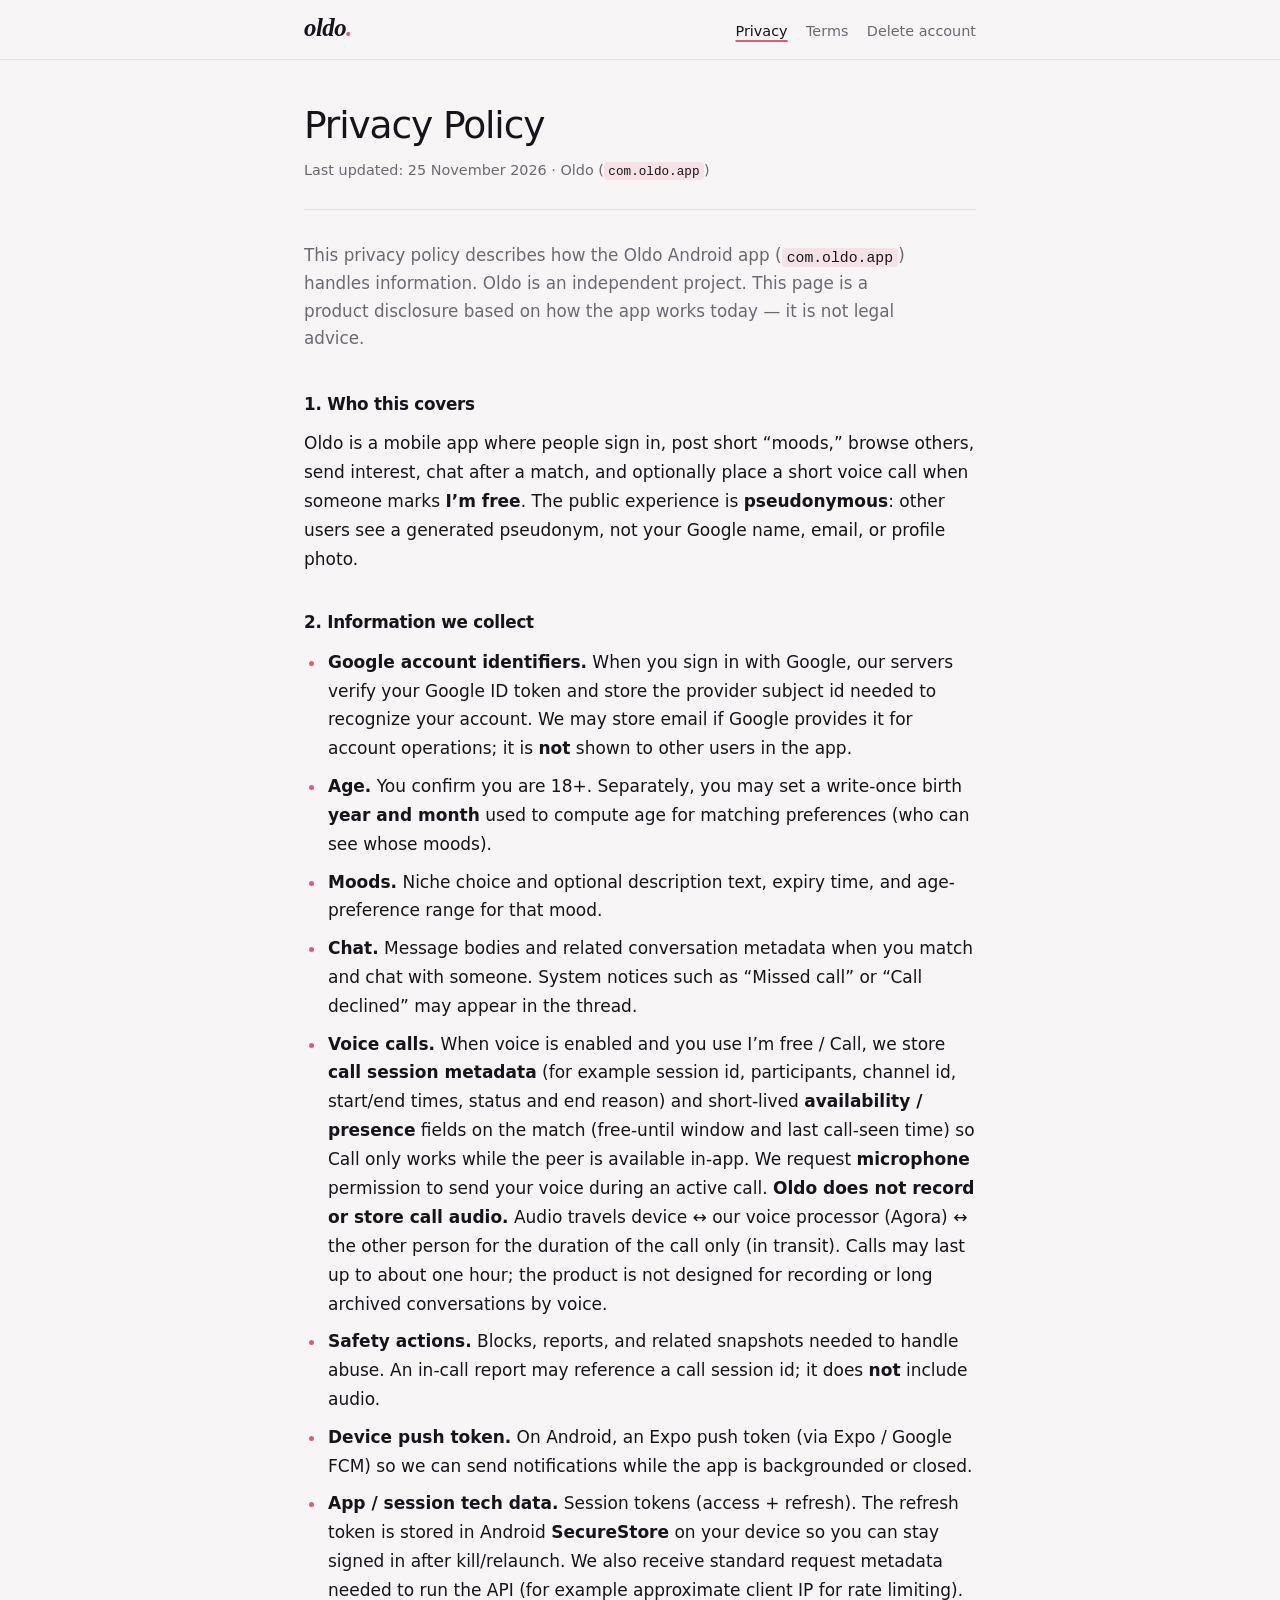
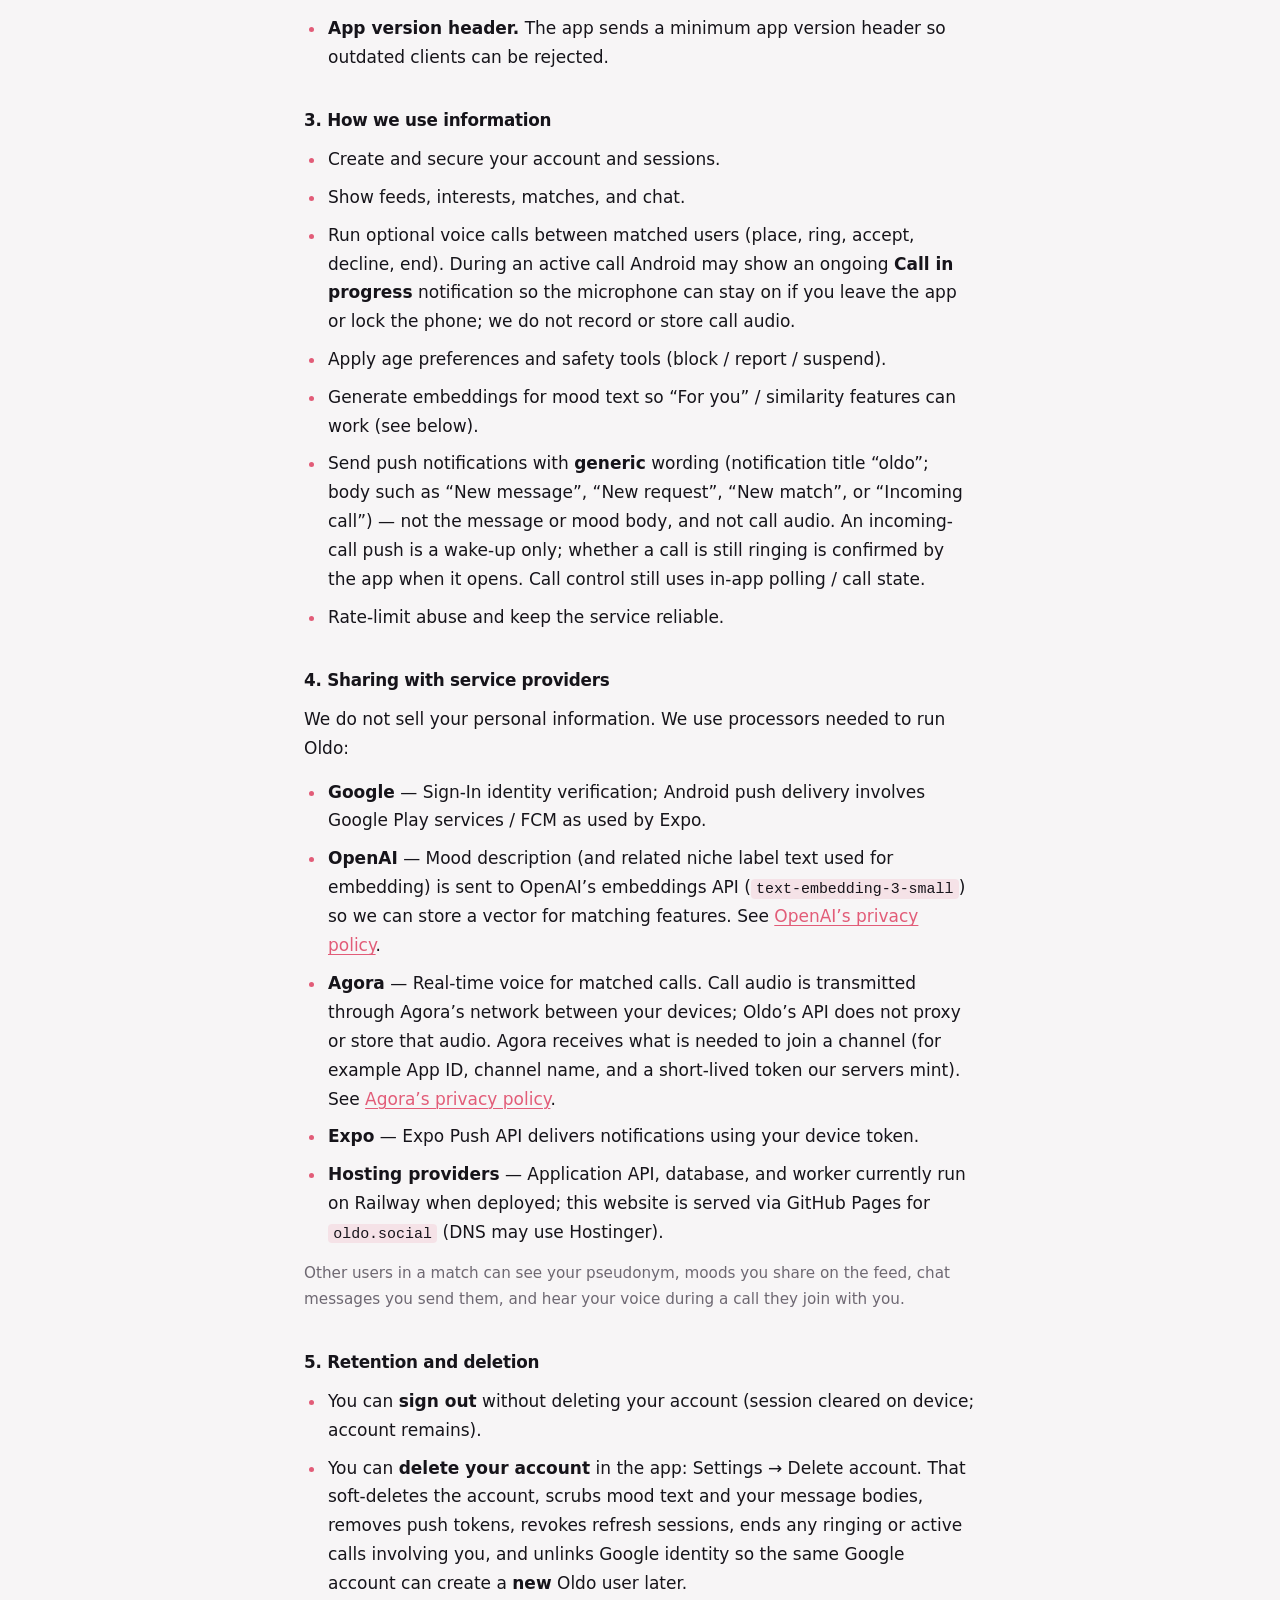
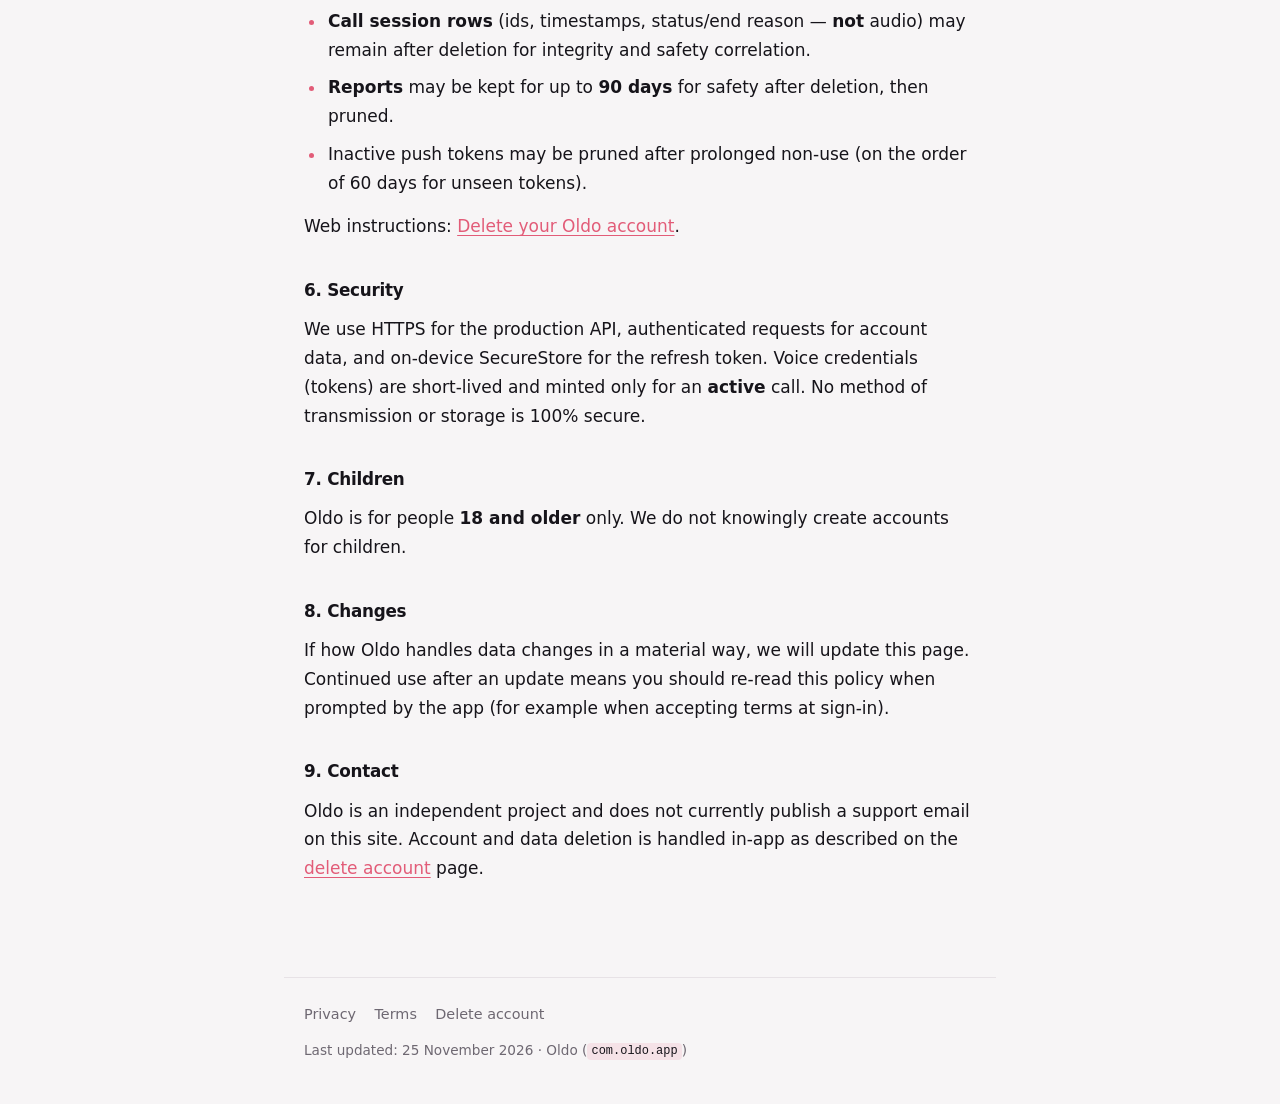
<file: index.html>
﻿<!DOCTYPE html>
<html lang="en">
  <head>
    <meta charset="utf-8" />
    <meta http-equiv="refresh" content="0; url=/privacy" />
    <link rel="canonical" href="https://oldo.social/privacy" />
    <title>Oldo</title>
  </head>
  <body>
    <p><a href="/privacy">Privacy Policy</a></p>
  </body>
</html>
</file>
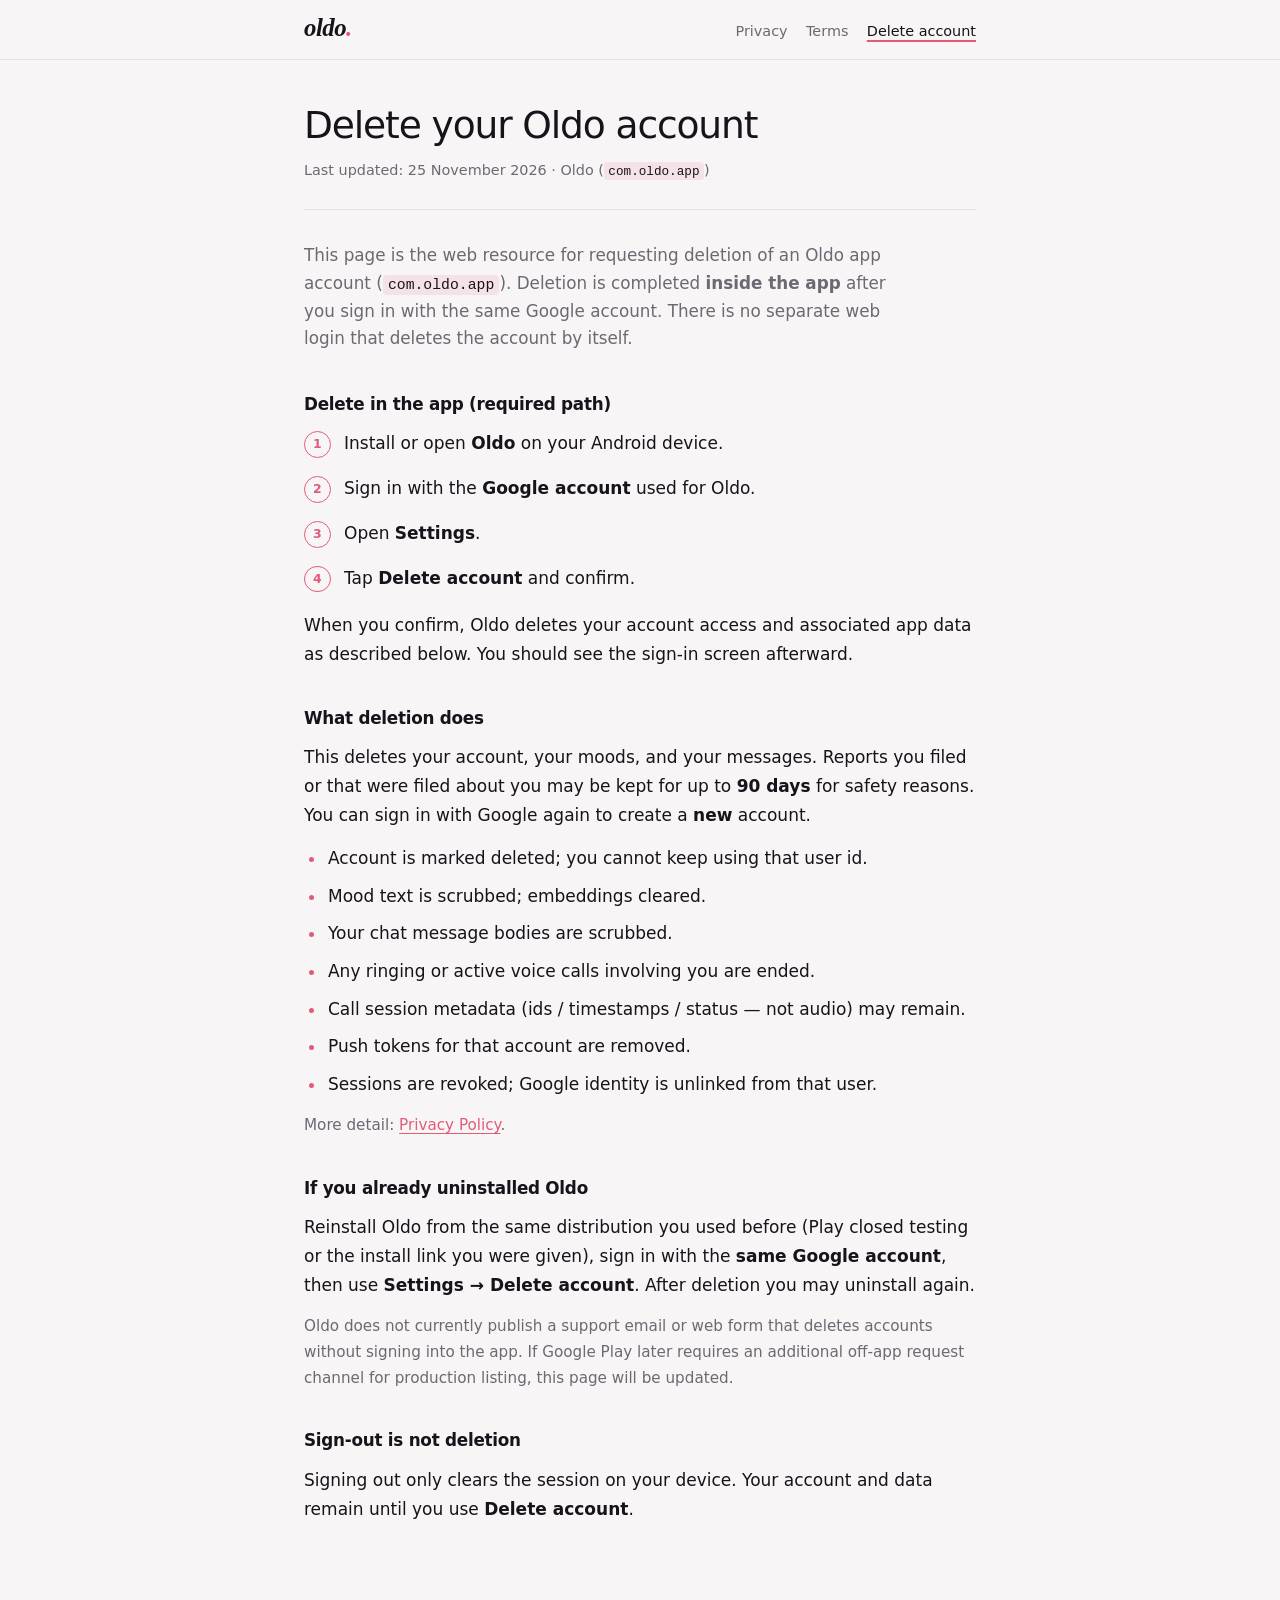
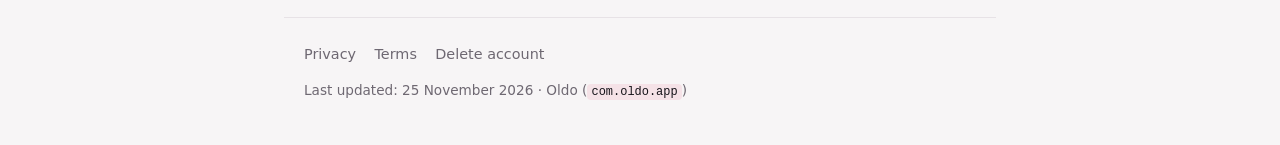
<file: delete-account/index.html>
<!DOCTYPE html>
<html lang="en">
  <head>
    <meta charset="utf-8" />
    <meta name="viewport" content="width=device-width, initial-scale=1" />
    <title>Delete your Oldo account</title>
    <link rel="stylesheet" href="../styles.css" />
  </head>
  <body>
    <header class="site-header">
      <div class="header-inner">
        <a class="brand" href="https://oldo.social/privacy">oldo<span>.</span></a>
        <nav aria-label="Legal">
          <a href="https://oldo.social/privacy">Privacy</a>
          <a href="https://oldo.social/terms">Terms</a>
          <a href="https://oldo.social/delete-account" aria-current="page">Delete account</a>
        </nav>
      </div>
    </header>
    <main class="doc">
      <header class="doc-header">
        <h1>Delete your Oldo account</h1>
        <p class="meta">Last updated: 25 November 2026 · Oldo (<code>com.oldo.app</code>)</p>
      </header>
      <p class="lead">
        This page is the web resource for requesting deletion of an Oldo app
        account (<code>com.oldo.app</code>). Deletion is completed
        <strong>inside the app</strong> after you sign in with the same Google
        account. There is no separate web login that deletes the account by
        itself.
      </p>

      <section>
        <h2>Delete in the app (required path)</h2>
        <ol class="steps">
          <li>Install or open <strong>Oldo</strong> on your Android device.</li>
          <li>Sign in with the <strong>Google account</strong> used for Oldo.</li>
          <li>Open <strong>Settings</strong>.</li>
          <li>Tap <strong>Delete account</strong> and confirm.</li>
        </ol>
        <p>
          When you confirm, Oldo deletes your account access and associated app
          data as described below. You should see the sign-in screen afterward.
        </p>
      </section>

      <section>
        <h2>What deletion does</h2>
        <p>
          This deletes your account, your moods, and your messages. Reports you
          filed or that were filed about you may be kept for up to
          <strong>90 days</strong> for safety reasons. You can sign in with
          Google again to create a <strong>new</strong> account.
        </p>
        <ul>
          <li>Account is marked deleted; you cannot keep using that user id.</li>
          <li>Mood text is scrubbed; embeddings cleared.</li>
          <li>Your chat message bodies are scrubbed.</li>
          <li>Any ringing or active voice calls involving you are ended.</li>
          <li>
            Call session metadata (ids / timestamps / status — not audio) may
            remain.
          </li>
          <li>Push tokens for that account are removed.</li>
          <li>Sessions are revoked; Google identity is unlinked from that user.</li>
        </ul>
        <p class="note">
          More detail:
          <a href="https://oldo.social/privacy">Privacy Policy</a>.
        </p>
      </section>

      <section>
        <h2>If you already uninstalled Oldo</h2>
        <p>
          Reinstall Oldo from the same distribution you used before (Play closed
          testing or the install link you were given), sign in with the
          <strong>same Google account</strong>, then use
          <strong>Settings → Delete account</strong>. After deletion you may
          uninstall again.
        </p>
        <p class="note">
          Oldo does not currently publish a support email or web form that
          deletes accounts without signing into the app. If Google Play later
          requires an additional off-app request channel for production listing,
          this page will be updated.
        </p>
      </section>

      <section>
        <h2>Sign-out is not deletion</h2>
        <p>
          Signing out only clears the session on your device. Your account and
          data remain until you use <strong>Delete account</strong>.
        </p>
      </section>
    </main>
    <footer class="site-footer">
      <nav aria-label="Legal footer">
        <a href="https://oldo.social/privacy">Privacy</a>
        <a href="https://oldo.social/terms">Terms</a>
        <a href="https://oldo.social/delete-account" aria-current="page">Delete account</a>
      </nav>
      <p class="meta">Last updated: 25 November 2026 · Oldo (<code>com.oldo.app</code>)</p>
    </footer>
  </body>
</html>
</file>
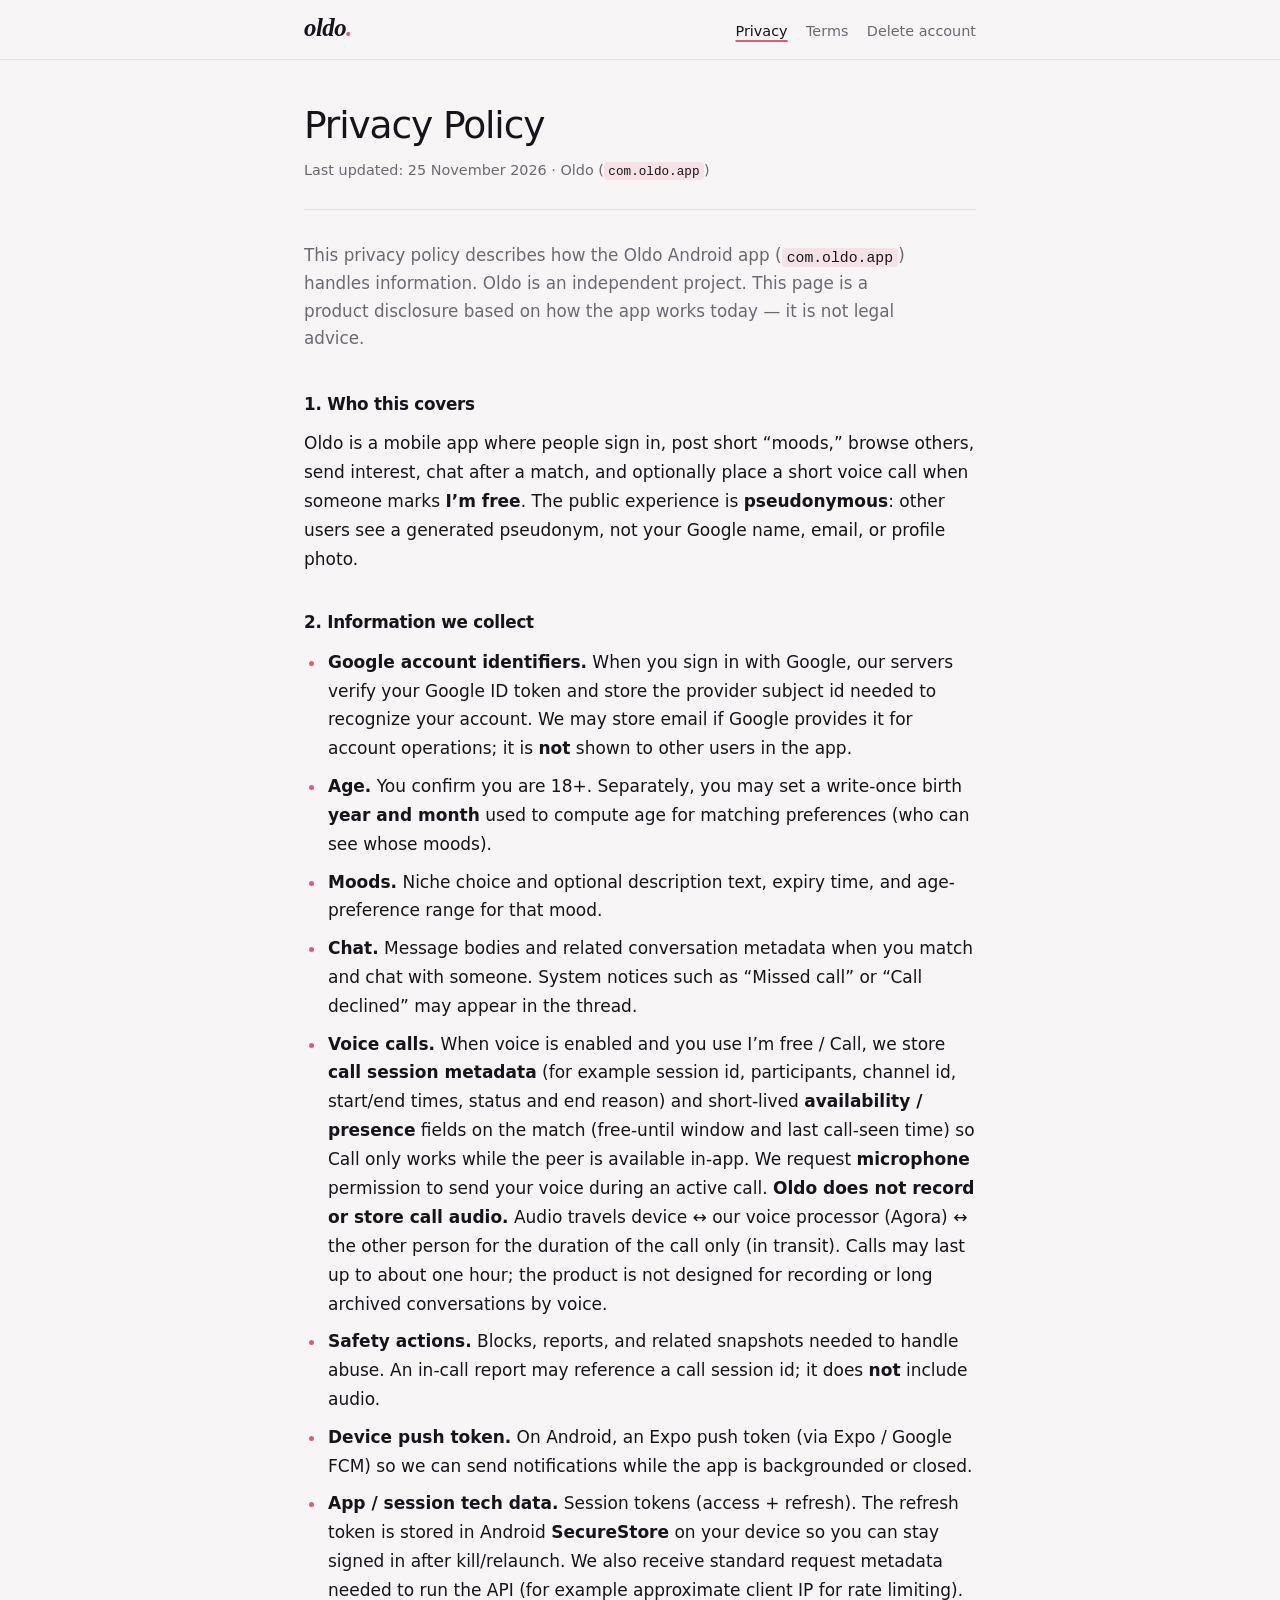
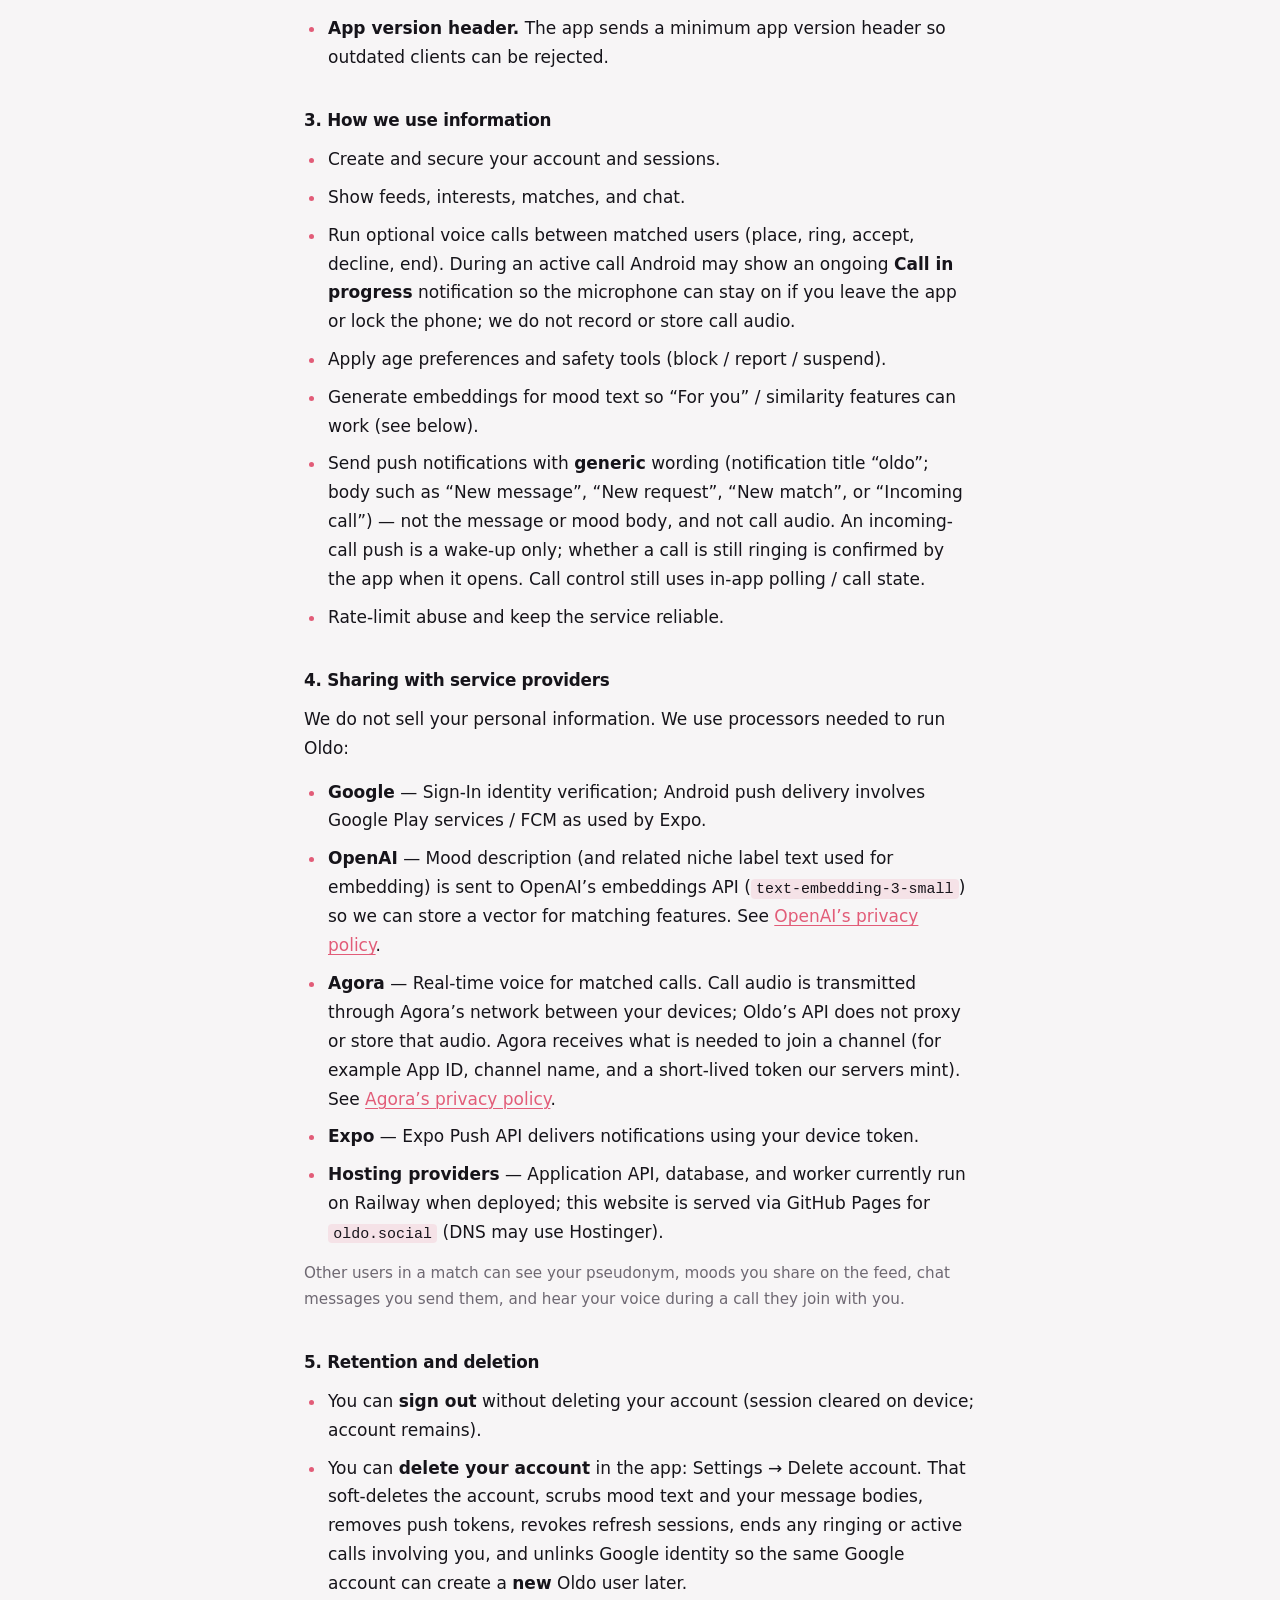
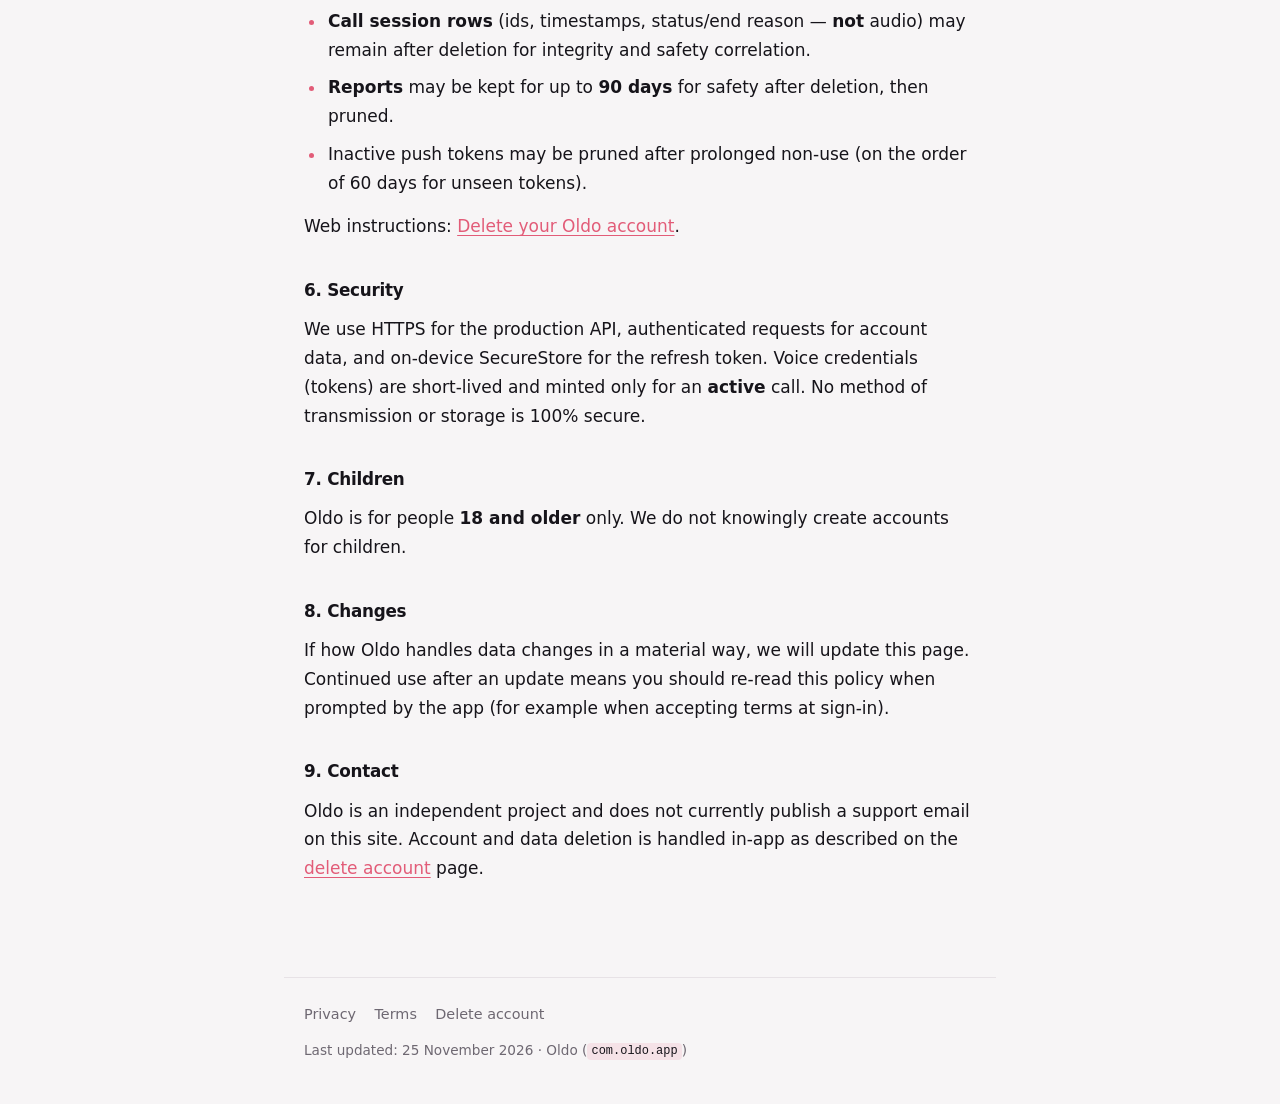
<file: privacy/index.html>
<!DOCTYPE html>
<html lang="en">
  <head>
    <meta charset="utf-8" />
    <meta name="viewport" content="width=device-width, initial-scale=1" />
    <title>Privacy Policy — Oldo</title>
    <link rel="stylesheet" href="../styles.css" />
  </head>
  <body>
    <header class="site-header">
      <div class="header-inner">
        <a class="brand" href="https://oldo.social/privacy">oldo<span>.</span></a>
        <nav aria-label="Legal">
          <a href="https://oldo.social/privacy" aria-current="page">Privacy</a>
          <a href="https://oldo.social/terms">Terms</a>
          <a href="https://oldo.social/delete-account">Delete account</a>
        </nav>
      </div>
    </header>
    <main class="doc">
      <header class="doc-header">
        <h1>Privacy Policy</h1>
        <p class="meta">Last updated: 25 November 2026 · Oldo (<code>com.oldo.app</code>)</p>
      </header>
      <p class="lead">
        This privacy policy describes how the Oldo Android app
        (<code>com.oldo.app</code>) handles information. Oldo is an independent
        project. This page is a product disclosure based on how the app works
        today — it is not legal advice.
      </p>

      <section>
        <h2>1. Who this covers</h2>
        <p>
          Oldo is a mobile app where people sign in, post short “moods,” browse
          others, send interest, chat after a match, and optionally place a
          short voice call when someone marks <strong>I’m free</strong>. The
          public experience is <strong>pseudonymous</strong>: other users see a
          generated pseudonym, not your Google name, email, or profile photo.
        </p>
      </section>

      <section>
        <h2>2. Information we collect</h2>
        <ul>
          <li>
            <strong>Google account identifiers.</strong> When you sign in with
            Google, our servers verify your Google ID token and store the
            provider subject id needed to recognize your account. We may store
            email if Google provides it for account operations; it is
            <strong>not</strong> shown to other users in the app.
          </li>
          <li>
            <strong>Age.</strong> You confirm you are 18+. Separately, you may
            set a write-once birth <strong>year and month</strong> used to
            compute age for matching preferences (who can see whose moods).
          </li>
          <li>
            <strong>Moods.</strong> Niche choice and optional description text,
            expiry time, and age-preference range for that mood.
          </li>
          <li>
            <strong>Chat.</strong> Message bodies and related conversation
            metadata when you match and chat with someone. System notices such
            as “Missed call” or “Call declined” may appear in the thread.
          </li>
          <li>
            <strong>Voice calls.</strong> When voice is enabled and you use I’m
            free / Call, we store <strong>call session metadata</strong> (for
            example session id, participants, channel id, start/end times,
            status and end reason) and short-lived
            <strong>availability / presence</strong> fields on the match
            (free-until window and last call-seen time) so Call only works while
            the peer is available in-app. We request
            <strong>microphone</strong> permission to send your voice during an
            active call. <strong>Oldo does not record or store call audio.</strong>
            Audio travels device ↔ our voice processor (Agora) ↔ the other
            person for the duration of the call only (in transit). Calls may last
            up to about one hour; the product is not designed for recording or
            long archived conversations by voice.
          </li>
          <li>
            <strong>Safety actions.</strong> Blocks, reports, and related
            snapshots needed to handle abuse. An in-call report may reference a
            call session id; it does <strong>not</strong> include audio.
          </li>
          <li>
            <strong>Device push token.</strong> On Android, an Expo push token
            (via Expo / Google FCM) so we can send notifications while the app
            is backgrounded or closed.
          </li>
          <li>
            <strong>App / session tech data.</strong> Session tokens (access +
            refresh). The refresh token is stored in Android
            <strong>SecureStore</strong> on your device so you can stay signed
            in after kill/relaunch. We also receive standard request metadata
            needed to run the API (for example approximate client IP for
            rate limiting).
          </li>
          <li>
            <strong>App version header.</strong> The app sends a minimum app
            version header so outdated clients can be rejected.
          </li>
        </ul>
      </section>

      <section>
        <h2>3. How we use information</h2>
        <ul>
          <li>Create and secure your account and sessions.</li>
          <li>Show feeds, interests, matches, and chat.</li>
          <li>
            Run optional voice calls between matched users (place, ring, accept,
            decline, end). During an active call Android may show an ongoing
            <strong>Call in progress</strong> notification so the microphone can
            stay on if you leave the app or lock the phone; we do not record or
            store call audio.
          </li>
          <li>Apply age preferences and safety tools (block / report / suspend).</li>
          <li>
            Generate embeddings for mood text so “For you” / similarity features
            can work (see below).
          </li>
          <li>
            Send push notifications with <strong>generic</strong> wording
            (notification title “oldo”; body such as “New message”,
            “New request”, “New match”, or “Incoming call”) — not the message
            or mood body, and not call audio. An incoming-call push is a wake-up
            only; whether a call is still ringing is confirmed by the app when
            it opens. Call control still uses in-app polling / call state.
          </li>
          <li>Rate-limit abuse and keep the service reliable.</li>
        </ul>
      </section>

      <section>
        <h2>4. Sharing with service providers</h2>
        <p>We do not sell your personal information. We use processors needed to run Oldo:</p>
        <ul>
          <li>
            <strong>Google</strong> — Sign-In identity verification; Android push
            delivery involves Google Play services / FCM as used by Expo.
          </li>
          <li>
            <strong>OpenAI</strong> — Mood description (and related niche label
            text used for embedding) is sent to OpenAI’s embeddings API
            (<code>text-embedding-3-small</code>) so we can store a vector for
            matching features. See
            <a href="https://openai.com/policies/privacy-policy" rel="noopener noreferrer"
              >OpenAI’s privacy policy</a
            >.
          </li>
          <li>
            <strong>Agora</strong> — Real-time voice for matched calls. Call
            audio is transmitted through Agora’s network between your devices;
            Oldo’s API does not proxy or store that audio. Agora receives what
            is needed to join a channel (for example App ID, channel name, and a
            short-lived token our servers mint). See
            <a href="https://www.agora.io/en/privacy-policy/" rel="noopener noreferrer"
              >Agora’s privacy policy</a
            >.
          </li>
          <li>
            <strong>Expo</strong> — Expo Push API delivers notifications using
            your device token.
          </li>
          <li>
            <strong>Hosting providers</strong> — Application API, database, and
            worker currently run on Railway when deployed; this website is
            served via GitHub Pages for <code>oldo.social</code> (DNS may use
            Hostinger).
          </li>
        </ul>
        <p class="note">
          Other users in a match can see your pseudonym, moods you share on the
          feed, chat messages you send them, and hear your voice during a call
          they join with you.
        </p>
      </section>

      <section>
        <h2>5. Retention and deletion</h2>
        <ul>
          <li>
            You can <strong>sign out</strong> without deleting your account
            (session cleared on device; account remains).
          </li>
          <li>
            You can <strong>delete your account</strong> in the app:
            Settings → Delete account. That soft-deletes the account, scrubs
            mood text and your message bodies, removes push tokens, revokes
            refresh sessions, ends any ringing or active calls involving you,
            and unlinks Google identity so the same Google account can create a
            <strong>new</strong> Oldo user later.
          </li>
          <li>
            <strong>Call session rows</strong> (ids, timestamps, status/end
            reason — <strong>not</strong> audio) may remain after deletion for
            integrity and safety correlation.
          </li>
          <li>
            <strong>Reports</strong> may be kept for up to
            <strong>90 days</strong> for safety after deletion, then pruned.
          </li>
          <li>
            Inactive push tokens may be pruned after prolonged non-use (on the
            order of 60 days for unseen tokens).
          </li>
        </ul>
        <p>
          Web instructions:
          <a href="https://oldo.social/delete-account">Delete your Oldo account</a>.
        </p>
      </section>

      <section>
        <h2>6. Security</h2>
        <p>
          We use HTTPS for the production API, authenticated requests for
          account data, and on-device SecureStore for the refresh token. Voice
          credentials (tokens) are short-lived and minted only for an
          <strong>active</strong> call. No method of transmission or storage is
          100% secure.
        </p>
      </section>

      <section>
        <h2>7. Children</h2>
        <p>
          Oldo is for people <strong>18 and older</strong> only. We do not
          knowingly create accounts for children.
        </p>
      </section>

      <section>
        <h2>8. Changes</h2>
        <p>
          If how Oldo handles data changes in a material way, we will update
          this page. Continued use after an update means you should re-read
          this policy when prompted by the app (for example when accepting
          terms at sign-in).
        </p>
      </section>

      <section>
        <h2>9. Contact</h2>
        <p>
          Oldo is an independent project and does not currently publish a
          support email on this site. Account and data deletion is handled
          in-app as described on the
          <a href="https://oldo.social/delete-account">delete account</a> page.
        </p>
      </section>
    </main>
    <footer class="site-footer">
      <nav aria-label="Legal footer">
        <a href="https://oldo.social/privacy" aria-current="page">Privacy</a>
        <a href="https://oldo.social/terms">Terms</a>
        <a href="https://oldo.social/delete-account">Delete account</a>
      </nav>
      <p class="meta">Last updated: 25 November 2026 · Oldo (<code>com.oldo.app</code>)</p>
    </footer>
  </body>
</html>
</file>
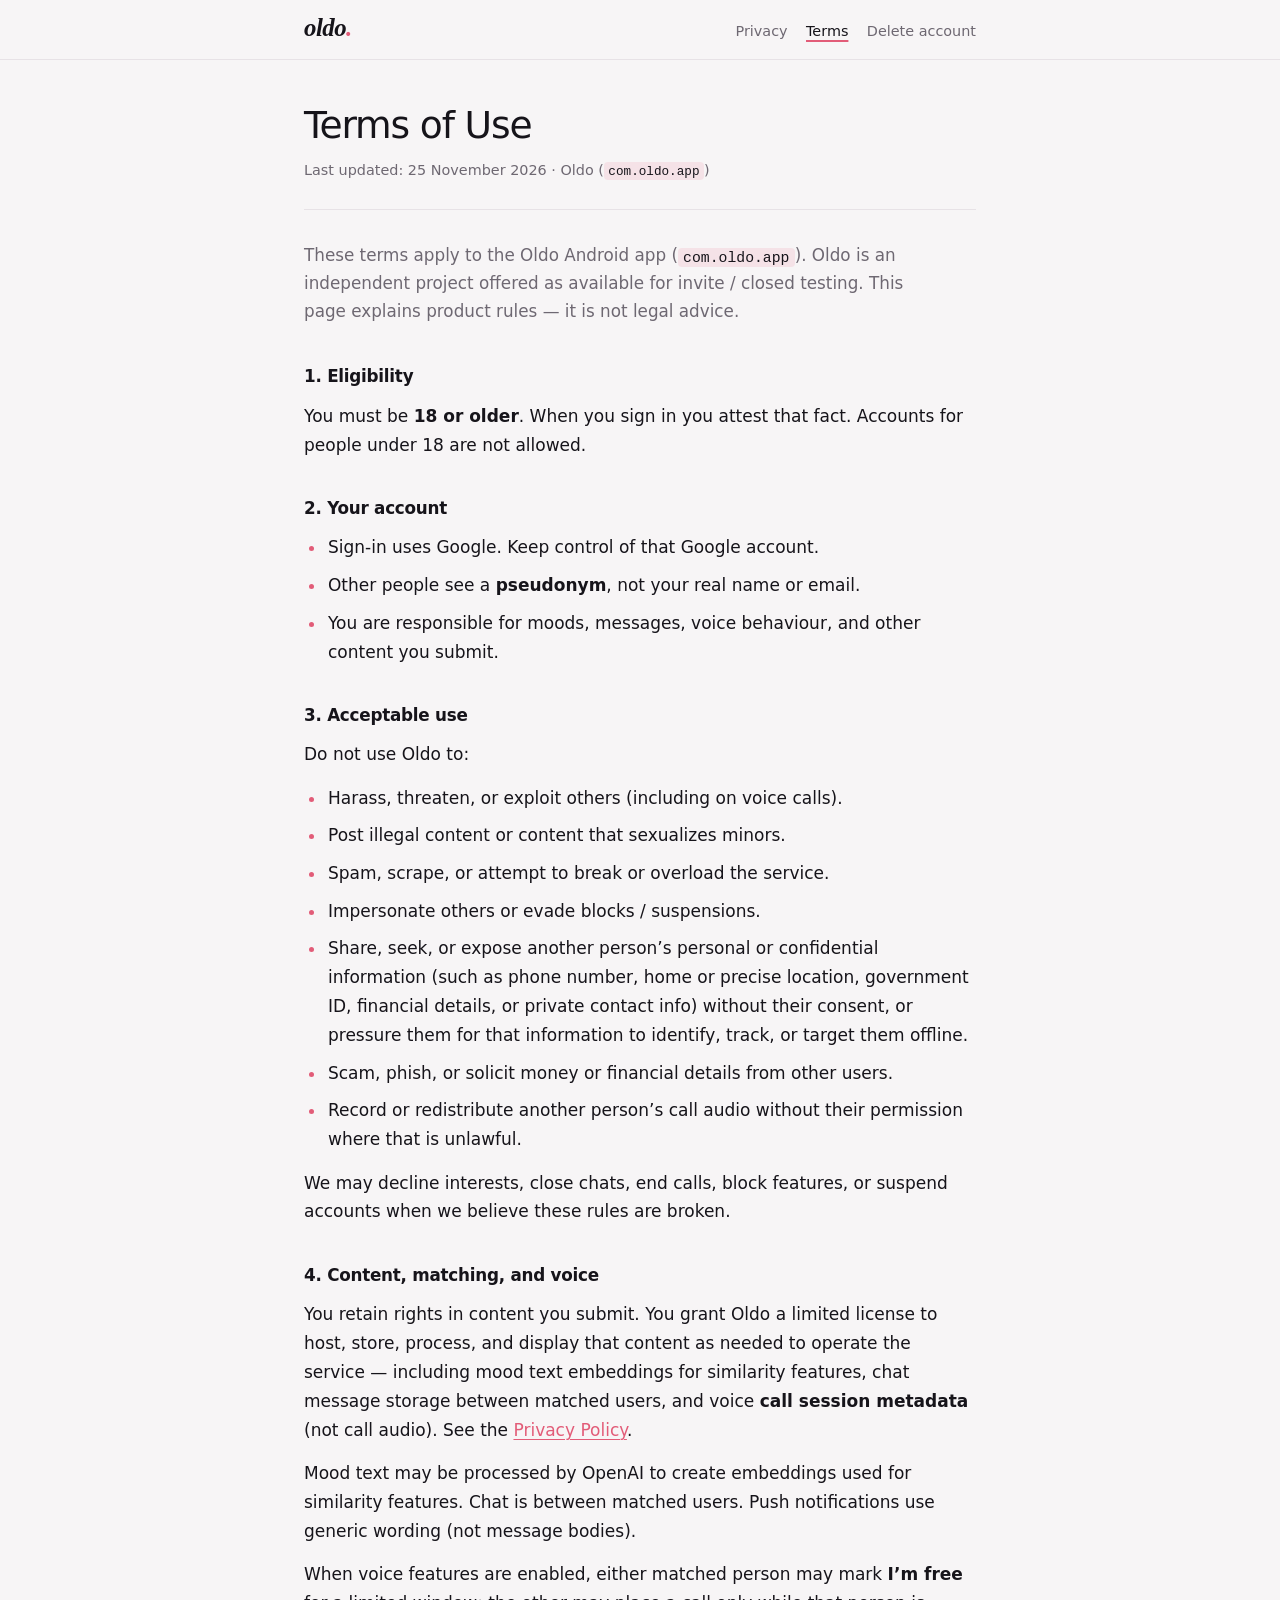
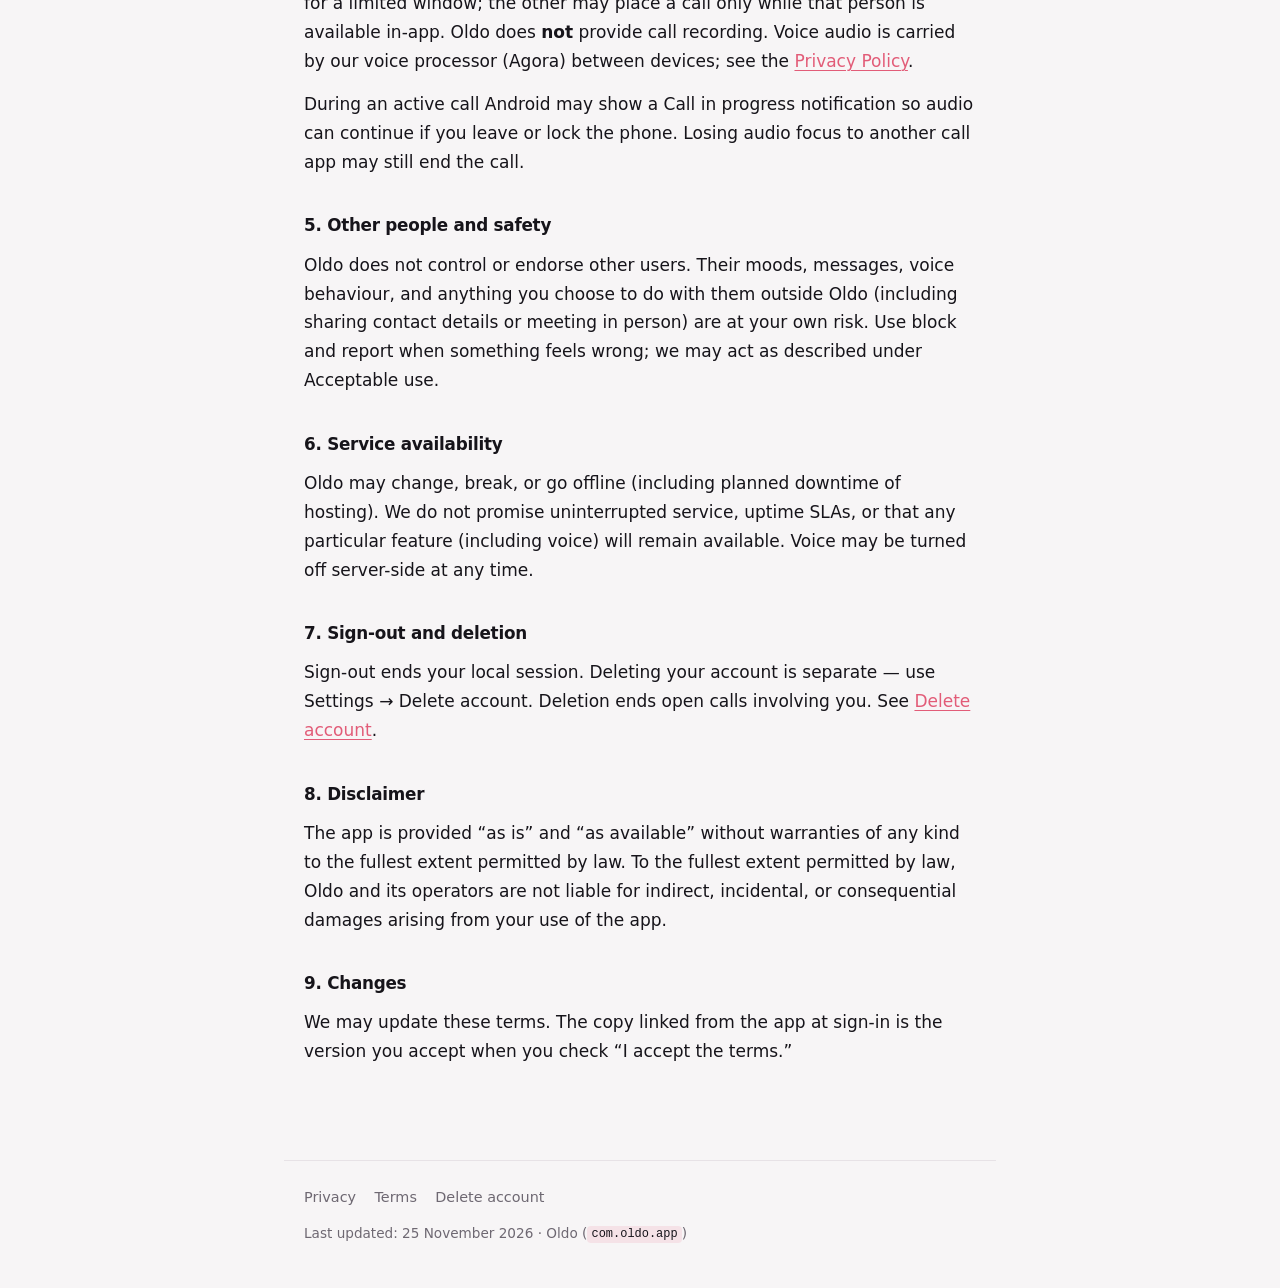
<file: terms/index.html>
<!DOCTYPE html>
<html lang="en">
  <head>
    <meta charset="utf-8" />
    <meta name="viewport" content="width=device-width, initial-scale=1" />
    <title>Terms of Use — Oldo</title>
    <link rel="stylesheet" href="../styles.css" />
  </head>
  <body>
    <header class="site-header">
      <div class="header-inner">
        <a class="brand" href="https://oldo.social/privacy">oldo<span>.</span></a>
        <nav aria-label="Legal">
          <a href="https://oldo.social/privacy">Privacy</a>
          <a href="https://oldo.social/terms" aria-current="page">Terms</a>
          <a href="https://oldo.social/delete-account">Delete account</a>
        </nav>
      </div>
    </header>
    <main class="doc">
      <header class="doc-header">
        <h1>Terms of Use</h1>
        <p class="meta">Last updated: 25 November 2026 · Oldo (<code>com.oldo.app</code>)</p>
      </header>
      <p class="lead">
        These terms apply to the Oldo Android app (<code>com.oldo.app</code>).
        Oldo is an independent project offered as available for invite / closed
        testing. This page explains product rules — it is not legal advice.
      </p>

      <section>
        <h2>1. Eligibility</h2>
        <p>
          You must be <strong>18 or older</strong>. When you sign in you attest
          that fact. Accounts for people under 18 are not allowed.
        </p>
      </section>

      <section>
        <h2>2. Your account</h2>
        <ul>
          <li>Sign-in uses Google. Keep control of that Google account.</li>
          <li>
            Other people see a <strong>pseudonym</strong>, not your real name or
            email.
          </li>
          <li>
            You are responsible for moods, messages, voice behaviour, and other
            content you submit.
          </li>
        </ul>
      </section>

      <section>
        <h2>3. Acceptable use</h2>
        <p>Do not use Oldo to:</p>
        <ul>
          <li>Harass, threaten, or exploit others (including on voice calls).</li>
          <li>Post illegal content or content that sexualizes minors.</li>
          <li>Spam, scrape, or attempt to break or overload the service.</li>
          <li>Impersonate others or evade blocks / suspensions.</li>
          <li>
            Share, seek, or expose another person’s personal or confidential
            information (such as phone number, home or precise location,
            government ID, financial details, or private contact info) without
            their consent, or pressure them for that information to identify,
            track, or target them offline.
          </li>
          <li>
            Scam, phish, or solicit money or financial details from other users.
          </li>
          <li>
            Record or redistribute another person’s call audio without their
            permission where that is unlawful.
          </li>
        </ul>
        <p>
          We may decline interests, close chats, end calls, block features, or
          suspend accounts when we believe these rules are broken.
        </p>
      </section>

      <section>
        <h2>4. Content, matching, and voice</h2>
        <p>
          You retain rights in content you submit. You grant Oldo a limited
          license to host, store, process, and display that content as needed to
          operate the service — including mood text embeddings for similarity
          features, chat message storage between matched users, and voice
          <strong>call session metadata</strong> (not call audio). See the
          <a href="https://oldo.social/privacy">Privacy Policy</a>.
        </p>
        <p>
          Mood text may be processed by OpenAI to create embeddings used for
          similarity features. Chat is between matched users. Push
          notifications use generic wording (not message bodies).
        </p>
        <p>
          When voice features are enabled, either matched person may mark
          <strong>I’m free</strong> for a limited window; the other may place a
          call only while that person is available in-app. Oldo does
          <strong>not</strong> provide call recording. Voice audio is carried by
          our voice processor (Agora) between devices; see the
          <a href="https://oldo.social/privacy">Privacy Policy</a>.
        </p>
        <p>
          During an active call Android may show a Call in progress notification
          so audio can continue if you leave or lock the phone. Losing audio
          focus to another call app may still end the call.
        </p>
      </section>

      <section>
        <h2>5. Other people and safety</h2>
        <p>
          Oldo does not control or endorse other users. Their moods, messages,
          voice behaviour, and anything you choose to do with them outside Oldo
          (including sharing contact details or meeting in person) are at your
          own risk. Use block and report when something feels wrong; we may act
          as described under Acceptable use.
        </p>
      </section>

      <section>
        <h2>6. Service availability</h2>
        <p>
          Oldo may change, break, or go offline (including planned downtime of
          hosting). We do not promise uninterrupted service, uptime SLAs, or
          that any particular feature (including voice) will remain available.
          Voice may be turned off server-side at any time.
        </p>
      </section>

      <section>
        <h2>7. Sign-out and deletion</h2>
        <p>
          Sign-out ends your local session. Deleting your account is separate —
          use Settings → Delete account. Deletion ends open calls involving you.
          See
          <a href="https://oldo.social/delete-account">Delete account</a>.
        </p>
      </section>

      <section>
        <h2>8. Disclaimer</h2>
        <p>
          The app is provided “as is” and “as available” without warranties of
          any kind to the fullest extent permitted by law. To the fullest extent
          permitted by law, Oldo and its operators are not liable for indirect,
          incidental, or consequential damages arising from your use of the
          app.
        </p>
      </section>

      <section>
        <h2>9. Changes</h2>
        <p>
          We may update these terms. The copy linked from the app at sign-in is
          the version you accept when you check “I accept the terms.”
        </p>
      </section>
    </main>
    <footer class="site-footer">
      <nav aria-label="Legal footer">
        <a href="https://oldo.social/privacy">Privacy</a>
        <a href="https://oldo.social/terms" aria-current="page">Terms</a>
        <a href="https://oldo.social/delete-account">Delete account</a>
      </nav>
      <p class="meta">Last updated: 25 November 2026 · Oldo (<code>com.oldo.app</code>)</p>
    </footer>
  </body>
</html>
</file>
<file: styles.css>
:root {
  color-scheme: light;
  --bg: #f7f5f6;
  --text: #16141a;
  --muted: #6e6872;
  --border: #e7e2e6;
  --accent: #e25c78;
  --accent-soft: rgba(226, 92, 120, 0.12);
  --max: 42rem;
  --pad: 1.25rem;
  --sans: "Segoe UI", ui-sans-serif, system-ui, -apple-system, sans-serif;
  --serif: "Iowan Old Style", "Palatino Linotype", Palatino, "Times New Roman",
    Times, serif;
}

* {
  box-sizing: border-box;
}

html {
  -webkit-text-size-adjust: 100%;
}

body {
  margin: 0;
  min-height: 100vh;
  background: var(--bg);
  color: var(--text);
  font-family: var(--sans);
  font-size: 1.0625rem;
  line-height: 1.7;
  font-weight: 400;
}

a {
  color: var(--accent);
  text-decoration-thickness: 1px;
  text-underline-offset: 0.18em;
  transition: color 0.15s ease, text-decoration-color 0.15s ease;
}

a:hover {
  color: #c94462;
  text-decoration-color: currentColor;
}

a:focus-visible {
  outline: 2px solid var(--accent);
  outline-offset: 3px;
  border-radius: 2px;
}

.site-header {
  border-bottom: 1px solid var(--border);
  background: rgba(247, 245, 246, 0.92);
  backdrop-filter: blur(8px);
  position: sticky;
  top: 0;
  z-index: 10;
}

.header-inner {
  max-width: calc(var(--max) + 2 * var(--pad));
  margin: 0 auto;
  padding: 1rem var(--pad);
  display: flex;
  flex-wrap: wrap;
  align-items: baseline;
  justify-content: space-between;
  gap: 0.75rem 1.5rem;
}

.brand {
  font-family: var(--serif);
  font-style: italic;
  font-size: 1.55rem;
  font-weight: 600;
  letter-spacing: -0.02em;
  line-height: 1;
  text-decoration: none;
  color: var(--text);
}

.brand:hover {
  color: var(--text);
}

.brand span {
  color: var(--accent);
  font-style: italic;
}

.site-header nav,
.site-footer nav {
  display: flex;
  flex-wrap: wrap;
  gap: 0.35rem 1.15rem;
  font-size: 0.9rem;
}

.site-header nav a,
.site-footer nav a {
  color: var(--muted);
  text-decoration: none;
}

.site-header nav a:hover,
.site-footer nav a:hover {
  color: var(--accent);
}

.site-header nav a[aria-current="page"] {
  color: var(--text);
  text-decoration: underline;
  text-decoration-color: var(--accent);
  text-underline-offset: 0.28em;
  text-decoration-thickness: 1.5px;
}

.doc {
  max-width: calc(var(--max) + 2 * var(--pad));
  margin: 0 auto;
  padding: 2.75rem var(--pad) 3.5rem;
}

.doc-header {
  margin: 0 0 2rem;
  padding: 0 0 1.75rem;
  border-bottom: 1px solid var(--border);
}

h1 {
  font-family: var(--sans);
  font-size: clamp(1.85rem, 4.5vw, 2.35rem);
  font-weight: 500;
  letter-spacing: -0.03em;
  line-height: 1.15;
  margin: 0 0 0.75rem;
  color: var(--text);
}

.meta {
  margin: 0;
  font-size: 0.9rem;
  color: var(--muted);
  line-height: 1.5;
}

.lead {
  margin: 0 0 2.5rem;
  color: var(--muted);
  font-size: 1.05rem;
  line-height: 1.65;
  max-width: 38rem;
}

section {
  margin: 0 0 2.35rem;
  padding: 0;
  background: none;
  border: none;
  border-radius: 0;
}

h2 {
  font-size: 1.05rem;
  font-weight: 600;
  letter-spacing: -0.015em;
  line-height: 1.35;
  margin: 0 0 0.85rem;
  color: var(--text);
}

p {
  margin: 0 0 0.9rem;
}

p:last-child {
  margin-bottom: 0;
}

ul,
ol:not(.steps) {
  margin: 0 0 0.9rem;
  padding-left: 1.35rem;
}

li {
  margin: 0 0 0.55rem;
  padding-left: 0.15rem;
}

li:last-child {
  margin-bottom: 0;
}

li::marker {
  color: var(--accent);
}

.note {
  font-size: 0.95rem;
  color: var(--muted);
  margin-top: 0.85rem;
}

code {
  font-family: ui-monospace, "Cascadia Code", "Segoe UI Mono", Menlo, Consolas,
    monospace;
  font-size: 0.88em;
  background: var(--accent-soft);
  color: var(--text);
  padding: 0.12em 0.35em;
  border-radius: 4px;
}

.steps {
  counter-reset: step;
  list-style: none;
  padding: 0;
  margin: 0 0 1.15rem;
}

.steps li {
  counter-increment: step;
  position: relative;
  padding: 0 0 0 2.5rem;
  margin: 0 0 1rem;
  min-height: 1.6rem;
}

.steps li::before {
  content: counter(step);
  position: absolute;
  left: 0;
  top: 0.1rem;
  width: 1.55rem;
  height: 1.55rem;
  border-radius: 999px;
  border: 1px solid var(--accent);
  background: transparent;
  color: var(--accent);
  font-size: 0.78rem;
  font-weight: 600;
  display: grid;
  place-items: center;
  line-height: 1;
}

.site-footer {
  border-top: 1px solid var(--border);
  max-width: calc(var(--max) + 2 * var(--pad));
  margin: 0 auto;
  padding: 1.5rem var(--pad) 2.75rem;
  display: flex;
  flex-direction: column;
  gap: 0.85rem;
}

.site-footer .meta {
  font-size: 0.85rem;
}

@media (max-width: 560px) {
  .header-inner {
    flex-direction: column;
    align-items: flex-start;
  }

  .doc {
    padding-top: 2rem;
  }

  h1 {
    font-size: 1.75rem;
  }
}
</file>
